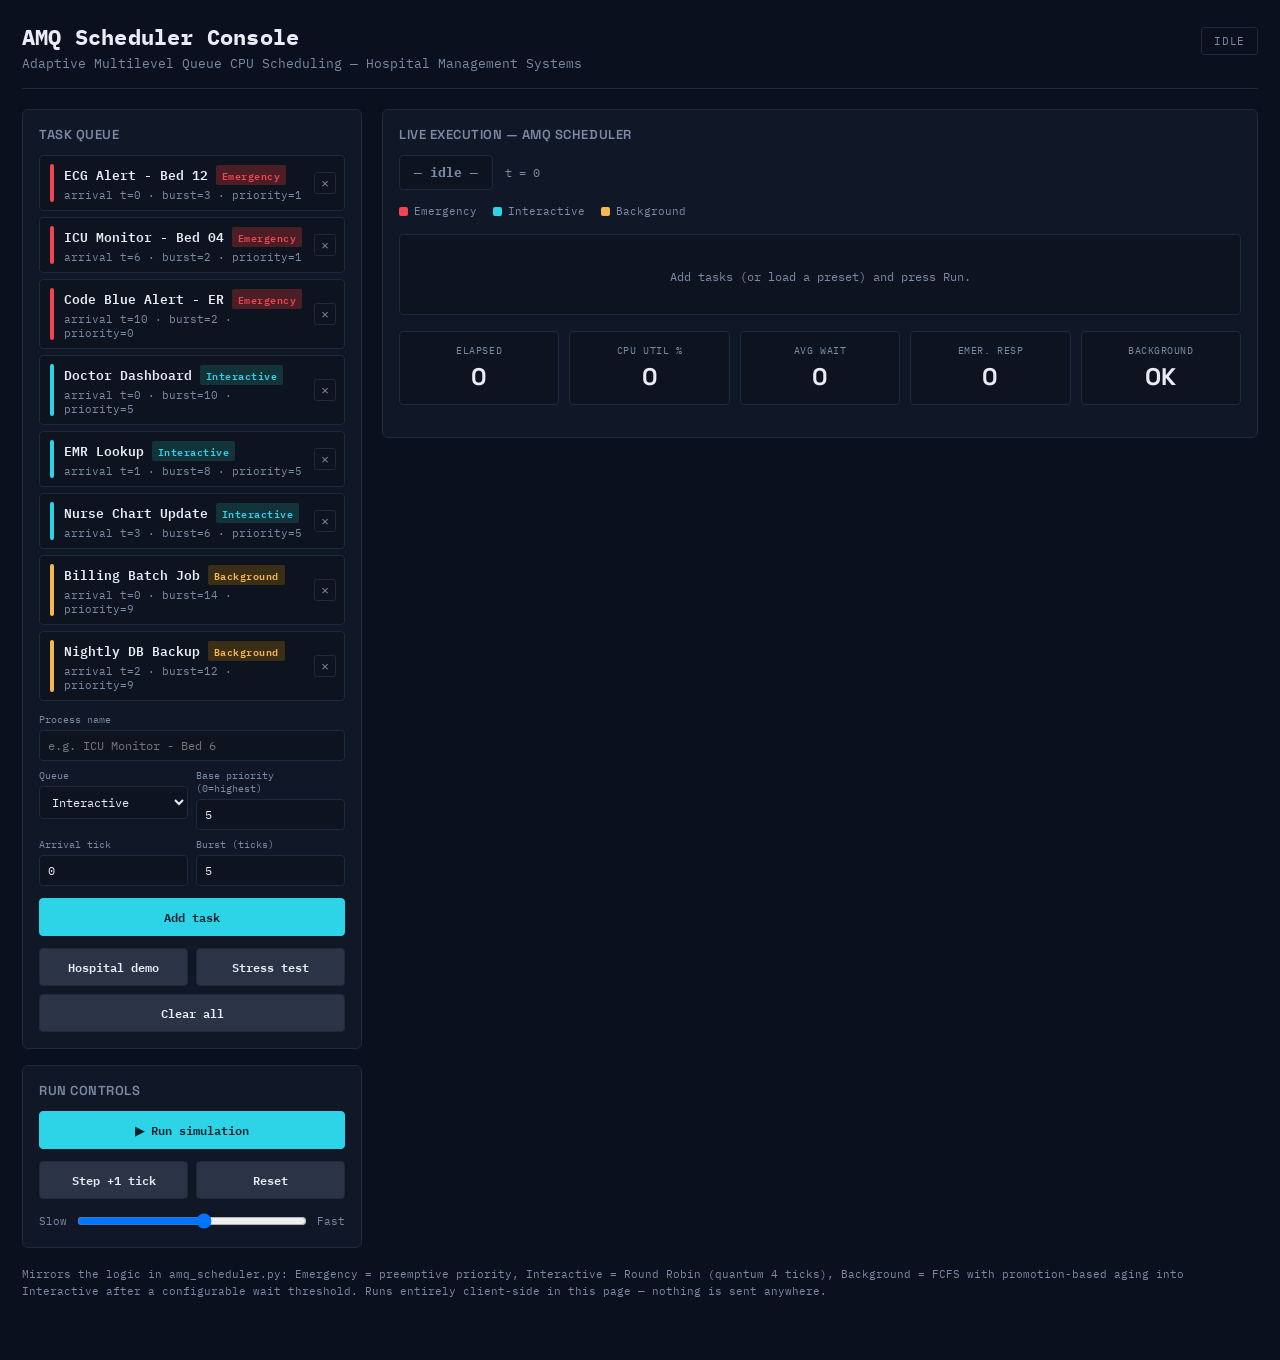
<file: frontend/amq_console.html>
<!DOCTYPE html>
<html lang="en">
<head>
<meta charset="UTF-8">
<title>AMQ Scheduler Console</title>
<link rel="preconnect" href="https://fonts.googleapis.com">
<link href="https://fonts.googleapis.com/css2?family=Space+Grotesk:wght@500;600;700&family=IBM+Plex+Mono:wght@400;500;600;700&display=swap" rel="stylesheet">
<style>
  :root{
    --bg:#0A101E;
    --panel:#101827;
    --panel-2:#0D1420;
    --line:#1E293B;
    --text:#E7ECF5;
    --muted:#7C8AA5;
    --emergency:#F04353;
    --emergency-dim:#4A1E24;
    --interactive:#2DD4E8;
    --interactive-dim:#12333A;
    --background:#F5B84E;
    --background-dim:#3A2E17;
    --ok:#33D69F;
    --idle:#2A3446;
  }
  *{ box-sizing:border-box; }
  html,body{
    margin:0; padding:0; background:var(--bg); color:var(--text);
    font-family:'IBM Plex Mono', monospace;
    -webkit-font-smoothing:antialiased;
  }
  h1,h2,h3,.headline{ font-family:'Space Grotesk', sans-serif; }

  .wrap{ max-width:1280px; margin:0 auto; padding:22px 22px 60px; }

  .topbar{
    display:flex; align-items:baseline; justify-content:space-between;
    border-bottom:1px solid var(--line); padding-bottom:16px; margin-bottom:20px;
    flex-wrap:wrap; gap:10px;
  }
  .topbar .title{ font-size:22px; font-weight:700; letter-spacing:.2px; }
  .topbar .subtitle{ color:var(--muted); font-size:13px; margin-top:4px; }
  .status-pill{
    font-size:11px; padding:6px 12px; border-radius:3px; border:1px solid var(--line);
    color:var(--muted); letter-spacing:.06em; height:fit-content;
  }
  .status-pill.running{ color:var(--ok); border-color:var(--ok); }
  .status-pill.done{ color:var(--interactive); border-color:var(--interactive); }

  .grid{ display:grid; grid-template-columns: 340px 1fr; gap:20px; align-items:start; }
  @media (max-width: 900px){ .grid{ grid-template-columns: 1fr; } }

  .panel{
    background:var(--panel); border:1px solid var(--line); border-radius:6px;
    padding:16px;
  }
  .panel + .panel{ margin-top:16px; }
  .panel h2{ font-size:13px; margin:0 0 12px; color:var(--muted); font-weight:600; letter-spacing:.04em; }

  /* --- task intake --- */
  .task-row{
    display:grid; grid-template-columns: 4px 1fr auto; gap:10px; align-items:center;
    padding:8px 8px 8px 10px; border:1px solid var(--line); border-radius:4px; margin-bottom:6px;
    background:var(--panel-2);
  }
  .task-row .bar{ width:4px; align-self:stretch; border-radius:2px; }
  .task-row .info .name{ font-size:12.5px; font-weight:600; }
  .task-row .info .meta{ font-size:11px; color:var(--muted); margin-top:2px; }
  .task-row button{
    background:none; border:1px solid var(--line); color:var(--muted);
    border-radius:3px; width:22px; height:22px; cursor:pointer; font-size:13px; line-height:1;
  }
  .task-row button:hover{ color:var(--emergency); border-color:var(--emergency); }

  .queue-tag{ font-size:9.5px; padding:1px 6px; border-radius:2px; letter-spacing:.05em; }
  .queue-tag.q0{ background:var(--emergency-dim); color:var(--emergency); }
  .queue-tag.q1{ background:var(--interactive-dim); color:var(--interactive); }
  .queue-tag.q2{ background:var(--background-dim); color:var(--background); }

  .add-form{ display:grid; grid-template-columns: 1fr 1fr; gap:8px; margin-top:12px; }
  .add-form label{ font-size:10px; color:var(--muted); display:block; margin-bottom:4px; }
  .add-form input, .add-form select{
    width:100%; background:var(--panel-2); border:1px solid var(--line); color:var(--text);
    border-radius:4px; padding:7px 8px; font-family:inherit; font-size:12px;
  }
  .add-form .full{ grid-column:1 / -1; }
  .btn{
    background:var(--idle); border:1px solid var(--line); color:var(--text);
    border-radius:4px; padding:8px 12px; font-family:inherit; font-size:12px; cursor:pointer;
    font-weight:600;
  }
  .btn:hover{ border-color:var(--interactive); color:var(--interactive); }
  .btn.primary{ background:var(--interactive); color:#04222A; border-color:var(--interactive); }
  .btn.primary:hover{ opacity:.9; color:#04222A; }
  .btn:disabled{ opacity:.4; cursor:not-allowed; }
  .btn-row{ display:flex; gap:8px; margin-top:12px; flex-wrap:wrap; }
  .btn-row.presets .btn{ flex:1; min-width:120px; }

  .speed-row{ display:flex; align-items:center; gap:8px; margin-top:12px; font-size:11px; color:var(--muted); }
  .speed-row input[type=range]{ flex:1; }

  /* --- console --- */
  .now-running{
    display:flex; align-items:center; gap:12px; margin-bottom:14px;
  }
  .now-running .badge{
    padding:8px 14px; border-radius:4px; font-weight:700; font-size:13px;
    border:1px solid var(--line); background:var(--panel-2); color:var(--muted);
  }
  .now-running .badge.q0{ background:var(--emergency-dim); color:var(--emergency); border-color:var(--emergency); animation:pulse 1s infinite; }
  .now-running .badge.q1{ background:var(--interactive-dim); color:var(--interactive); border-color:var(--interactive); }
  .now-running .badge.q2{ background:var(--background-dim); color:var(--background); border-color:var(--background); }
  @keyframes pulse{ 0%,100%{ box-shadow:0 0 0 0 rgba(240,67,83,.4);} 50%{ box-shadow:0 0 0 6px rgba(240,67,83,0);} }
  .now-running .tick{ color:var(--muted); font-size:12px; }

  .gantt-wrap{
    background:var(--panel-2); border:1px solid var(--line); border-radius:4px;
    overflow-x:auto; padding:14px 14px 10px;
  }
  .gantt-row{ display:flex; align-items:center; height:26px; margin-bottom:4px; white-space:nowrap; }
  .gantt-row .pid-label{
    width:46px; flex:0 0 46px; font-size:10.5px; color:var(--muted); text-align:right; padding-right:8px;
  }
  .gantt-track{ position:relative; height:20px; }
  .gantt-block{
    position:absolute; top:0; height:20px; border-radius:2px; font-size:9.5px;
    display:flex; align-items:center; justify-content:center; color:#04121A; font-weight:700;
    overflow:hidden;
  }
  .gantt-block.q0{ background:var(--emergency); }
  .gantt-block.q1{ background:var(--interactive); }
  .gantt-block.q2{ background:var(--background); }
  .gantt-axis{ display:flex; font-size:9.5px; color:var(--muted); margin-top:2px; margin-left:46px; }

  .legend{ display:flex; gap:16px; margin:10px 0 16px; font-size:11px; color:var(--muted); }
  .legend span{ display:inline-flex; align-items:center; gap:6px; }
  .legend i{ width:9px; height:9px; border-radius:2px; display:inline-block; }
  .legend i.q0{ background:var(--emergency); }
  .legend i.q1{ background:var(--interactive); }
  .legend i.q2{ background:var(--background); }

  .tiles{ display:grid; grid-template-columns: repeat(5, 1fr); gap:10px; margin:16px 0; }
  @media (max-width: 760px){ .tiles{ grid-template-columns: repeat(2, 1fr); } }
  .tile{
    background:var(--panel-2); border:1px solid var(--line); border-radius:4px;
    padding:12px; text-align:center;
  }
  .tile .label{ font-size:9.5px; color:var(--muted); letter-spacing:.06em; }
  .tile .value{ font-size:24px; font-weight:700; font-family:'Space Grotesk',sans-serif; margin-top:4px; }
  .tile.alert{ border-color:var(--emergency); }
  .tile.alert .value{ color:var(--emergency); }
  .tile.good .value{ color:var(--ok); }

  table.results{ width:100%; border-collapse:collapse; font-size:11.5px; margin-top:6px; }
  table.results th{ text-align:left; color:var(--muted); font-weight:600; padding:6px 8px; border-bottom:1px solid var(--line); font-size:10.5px; }
  table.results td{ padding:6px 8px; border-bottom:1px solid var(--line); }

  .compare-bars{ display:grid; gap:14px; margin-top:6px; }
  .compare-metric .label{ font-size:11px; color:var(--muted); margin-bottom:6px; }
  .bar-line{ display:flex; align-items:center; gap:8px; margin-bottom:4px; }
  .bar-line .name{ width:70px; font-size:10.5px; color:var(--muted); flex:0 0 70px; }
  .bar-line .track{ flex:1; background:var(--panel-2); border-radius:3px; height:16px; position:relative; overflow:hidden; }
  .bar-line .fill{ height:100%; border-radius:3px; }
  .bar-line .fill.fcfs{ background:#8B98AC; }
  .bar-line .fill.amq{ background:var(--ok); }
  .bar-line .num{ width:52px; text-align:right; font-size:11px; flex:0 0 52px; }

  .empty-note{ color:var(--muted); font-size:12px; padding:20px; text-align:center; }
  .footnote{ color:var(--muted); font-size:10.5px; margin-top:18px; line-height:1.6; }
</style>
</head>
<body>
<div class="wrap">

  <div class="topbar">
    <div>
      <div class="title">AMQ Scheduler Console</div>
      <div class="subtitle">Adaptive Multilevel Queue CPU Scheduling — Hospital Management Systems</div>
    </div>
    <div class="status-pill" id="statusPill">IDLE</div>
  </div>

  <div class="grid">
    <!-- LEFT: intake -->
    <div>
      <div class="panel">
        <h2>TASK QUEUE</h2>
        <div id="taskList"></div>
        <div class="add-form">
          <div class="full">
            <label>Process name</label>
            <input id="fName" type="text" placeholder="e.g. ICU Monitor - Bed 6" />
          </div>
          <div>
            <label>Queue</label>
            <select id="fQueue">
              <option value="0">Emergency</option>
              <option value="1" selected>Interactive</option>
              <option value="2">Background</option>
            </select>
          </div>
          <div>
            <label>Base priority (0=highest)</label>
            <input id="fPriority" type="number" value="5" min="0" max="10" />
          </div>
          <div>
            <label>Arrival tick</label>
            <input id="fArrival" type="number" value="0" min="0" />
          </div>
          <div>
            <label>Burst (ticks)</label>
            <input id="fBurst" type="number" value="5" min="1" />
          </div>
        </div>
        <div class="btn-row">
          <button class="btn primary" id="btnAdd" style="flex:1">Add task</button>
        </div>
        <div class="btn-row presets">
          <button class="btn" id="btnPresetHospital">Hospital demo</button>
          <button class="btn" id="btnPresetStress">Stress test</button>
          <button class="btn" id="btnClear">Clear all</button>
        </div>
      </div>

      <div class="panel">
        <h2>RUN CONTROLS</h2>
        <div class="btn-row">
          <button class="btn primary" id="btnRun" style="flex:1">▶ Run simulation</button>
        </div>
        <div class="btn-row">
          <button class="btn" id="btnStep" style="flex:1">Step +1 tick</button>
          <button class="btn" id="btnReset" style="flex:1">Reset</button>
        </div>
        <div class="speed-row">
          <span>Slow</span>
          <input type="range" id="speedRange" min="1" max="10" value="6">
          <span>Fast</span>
        </div>
      </div>
    </div>

    <!-- RIGHT: console -->
    <div>
      <div class="panel">
        <h2>LIVE EXECUTION — AMQ SCHEDULER</h2>
        <div class="now-running">
          <div class="badge q1" id="nowBadge">— idle —</div>
          <div class="tick" id="tickLabel">t = 0</div>
        </div>
        <div class="legend">
          <span><i class="q0"></i>Emergency</span>
          <span><i class="q1"></i>Interactive</span>
          <span><i class="q2"></i>Background</span>
        </div>
        <div class="gantt-wrap" id="ganttWrap">
          <div class="empty-note">Add tasks (or load a preset) and press Run.</div>
        </div>

        <div class="tiles">
          <div class="tile"><div class="label">ELAPSED</div><div class="value" id="tElapsed">0</div></div>
          <div class="tile"><div class="label">CPU UTIL %</div><div class="value" id="tUtil">0</div></div>
          <div class="tile"><div class="label">AVG WAIT</div><div class="value" id="tWait">0</div></div>
          <div class="tile"><div class="label">EMER. RESP</div><div class="value" id="tEmerg">0</div></div>
          <div class="tile" id="tileBg"><div class="label">BACKGROUND</div><div class="value" id="tBg">OK</div></div>
        </div>
      </div>

      <div class="panel" id="resultsPanel" style="display:none;">
        <h2>COMPLETED PROCESSES (AMQ)</h2>
        <table class="results" id="resultsTable"></table>
      </div>

      <div class="panel" id="comparePanel" style="display:none;">
        <h2>AMQ vs. PLAIN FCFS BASELINE</h2>
        <div class="compare-bars" id="compareBars"></div>
      </div>
    </div>
  </div>

  <div class="footnote">
    Mirrors the logic in amq_scheduler.py: Emergency = preemptive priority, Interactive = Round Robin
    (quantum 4 ticks), Background = FCFS with promotion-based aging into Interactive after a configurable wait threshold.
    Runs entirely client-side in this page — nothing is sent anywhere.
  </div>
</div>

<script>
/* ============================================================
   Core scheduler engine — mirrors amq_scheduler.py
   ============================================================ */
const EMERGENCY=0, INTERACTIVE=1, BACKGROUND=2;
const QUEUE_NAME = {0:'Emergency',1:'Interactive',2:'Background'};
const AGING_SLOPE_BG = 0.2;         // matches Python default
const AGING_PROMOTION_BASE = 8;     // matches Python default -> 40-tick threshold
const RR_QUANTUM = 4;

let nextPid = 1;
function makeProcess(name, queue, arrival, burst, basePriority){
  return {
    pid: 'P' + (nextPid++), name, queue, arrival, burst,
    basePriority, remaining: burst, waitingSince: arrival,
    firstRun: null, completion: null, quantumLeft: RR_QUANTUM, promotions: 0,
  };
}

function cloneTasks(tasks){
  nextPid = 1;
  return tasks.map(t => makeProcess(t.name, t.queue, t.arrival, t.burst, t.basePriority));
}

function newEngine(tasks){
  return {
    all: [...tasks].sort((a,b)=>a.arrival-b.arrival),
    queues: {0:[],1:[],2:[]},
    time: 0,
    gantt: [],
    idle: 0,
    done: false,
  };
}

function flat(e){ return [...e.queues[0], ...e.queues[1], ...e.queues[2]]; }

function admitArrivals(e){
  for(const p of e.all){
    if(p.arrival===e.time && p.completion===null && !flat(e).includes(p) && !isRunning(e,p)){
      e.queues[p.queue].push(p);
    }
  }
}
let runningRef = null;
function isRunning(e,p){ return runningRef===p; }

function applyAging(e){
  if(AGING_SLOPE_BG<=0) return;
  const threshold = AGING_PROMOTION_BASE / AGING_SLOPE_BG;
  for(const p of [...e.queues[BACKGROUND]]){
    if((e.time - p.waitingSince) >= threshold){
      e.queues[BACKGROUND] = e.queues[BACKGROUND].filter(x=>x!==p);
      p.waitingSince = e.time;
      p.quantumLeft = RR_QUANTUM;
      p.promotions++;
      e.queues[INTERACTIVE].push(p);
    }
  }
}

function pickEmergency(e){
  if(e.queues[0].length===0) return null;
  e.queues[0].sort((a,b)=> a.basePriority - b.basePriority || a.arrival-b.arrival);
  return e.queues[0][0];
}

let current=null, currentQ=null;

function tickOnce(e){
  if(e.done) return null;
  admitArrivals(e);
  applyAging(e);

  const emg = pickEmergency(e);
  let chosen=null, chosenQ=null;

  if(emg){
    chosen=emg; chosenQ=EMERGENCY;
    if(current && current!==chosen && !e.queues[currentQ].includes(current)){
      e.queues[currentQ].unshift(current);
    }
  } else if(e.queues[INTERACTIVE].length>0){
    chosen=e.queues[INTERACTIVE][0]; chosenQ=INTERACTIVE;
  } else if(e.queues[BACKGROUND].length>0){
    chosen=e.queues[BACKGROUND][0]; chosenQ=BACKGROUND;
  }

  if(!chosen){
    e.idle++; e.time++;
    if(e.all.every(p=>p.completion!==null)){ e.done=true; }
    return {idle:true, time:e.time};
  }

  e.queues[chosenQ] = e.queues[chosenQ].filter(x=>x!==chosen);
  runningRef = chosen;
  if(chosen.firstRun===null) chosen.firstRun = e.time;

  const startT = e.time;
  e.gantt.push([startT, startT+1, chosen.pid, chosenQ, chosen.name]);
  chosen.remaining--;
  e.time++;
  admitArrivals(e);

  let finished=false;
  if(chosen.remaining<=0){
    chosen.completion = e.time;
    finished=true;
    current=null; currentQ=null; runningRef=null;
  } else if(chosenQ===EMERGENCY){
    chosen.waitingSince = e.time;
    e.queues[EMERGENCY].push(chosen);
    current=chosen; currentQ=EMERGENCY; runningRef=chosen;
  } else if(chosenQ===INTERACTIVE){
    chosen.quantumLeft--;
    if(chosen.quantumLeft<=0 || pickEmergency(e)){
      chosen.quantumLeft = RR_QUANTUM;
      chosen.waitingSince = e.time;
      e.queues[INTERACTIVE].push(chosen);
      current=null; currentQ=null; runningRef=null;
    } else {
      e.queues[INTERACTIVE].unshift(chosen);
      current=chosen; currentQ=INTERACTIVE; runningRef=chosen;
    }
  } else { // BACKGROUND
    e.queues[BACKGROUND].unshift(chosen);
    current=chosen; currentQ=BACKGROUND; runningRef=chosen;
  }

  if(e.all.every(p=>p.completion!==null)) e.done=true;

  return {idle:false, time:e.time, pid:chosen.pid, name:chosen.name, queue:chosenQ, finished};
}

function report(e){
  const rows=[];
  for(const p of [...e.all].sort((a,b)=> a.pid.localeCompare(b.pid, undefined, {numeric:true}))){
    const executed = p.burst - p.remaining;
    let turnaround=null, waiting, response, starved;
    if(p.completion!==null){
      turnaround = p.completion - p.arrival;
      waiting = turnaround - p.burst;
      response = p.firstRun!==null ? p.firstRun - p.arrival : null;
      starved=false;
    } else {
      waiting = (e.time - p.arrival) - executed;
      response = p.firstRun!==null ? p.firstRun - p.arrival : null;
      starved=true;
    }
    rows.push({pid:p.pid, name:p.name, queue:QUEUE_NAME[p.queue], arrival:p.arrival, burst:p.burst,
               completion:p.completion, turnaround, waiting, response, promotions:p.promotions, starved});
  }
  const util = e.time>0 ? 100*(e.time - e.idle)/e.time : 0;
  return {rows, util};
}

/* Plain FCFS baseline (single queue, arrival order, no preemption) — instant compute */
function runFcfsBaseline(tasks){
  const procs = cloneTasks(tasks).sort((a,b)=>a.arrival-b.arrival);
  let t=0;
  const rows=[];
  for(const p of procs){
    const start = Math.max(t, p.arrival);
    const end = start + p.burst;
    p.firstRun = start; p.completion = end;
    t = end;
    rows.push({pid:p.pid, name:p.name, queue:QUEUE_NAME[p.queue], arrival:p.arrival, burst:p.burst,
               completion:end, turnaround:end-p.arrival, waiting:(end-p.arrival)-p.burst,
               response:start-p.arrival});
  }
  return {rows, totalTime:t};
}

/* ============================================================
   UI wiring
   ============================================================ */
const QCOLOR = {0:'q0',1:'q1',2:'q2'};
let userTasks = [];   // {name, queue, arrival, burst, basePriority}
let engine = null;
let playTimer = null;
let originalTasksForCompare = null;

function renderTaskList(){
  const el = document.getElementById('taskList');
  if(userTasks.length===0){
    el.innerHTML = '<div class="empty-note" style="padding:10px 0;">No tasks yet.</div>';
    return;
  }
  el.innerHTML = userTasks.map((t,i)=>`
    <div class="task-row">
      <div class="bar" style="background:var(--${t.queue===0?'emergency':t.queue===1?'interactive':'background'})"></div>
      <div class="info">
        <div class="name">${t.name} <span class="queue-tag ${QCOLOR[t.queue]}">${QUEUE_NAME[t.queue]}</span></div>
        <div class="meta">arrival t=${t.arrival} · burst=${t.burst} · priority=${t.basePriority}</div>
      </div>
      <button data-i="${i}" class="rm">×</button>
    </div>`).join('');
  el.querySelectorAll('.rm').forEach(b=>b.addEventListener('click', ()=>{
    userTasks.splice(+b.dataset.i,1); renderTaskList();
  }));
}

document.getElementById('btnAdd').addEventListener('click', ()=>{
  const name = document.getElementById('fName').value.trim() || 'Untitled task';
  const queue = +document.getElementById('fQueue').value;
  const priority = +document.getElementById('fPriority').value;
  const arrival = +document.getElementById('fArrival').value;
  const burst = +document.getElementById('fBurst').value;
  userTasks.push({name, queue, arrival, burst, basePriority:priority});
  document.getElementById('fName').value='';
  renderTaskList();
});

document.getElementById('btnClear').addEventListener('click', ()=>{ userTasks=[]; renderTaskList(); resetRun(); });

document.getElementById('btnPresetHospital').addEventListener('click', ()=>{
  userTasks = [
    {name:'ECG Alert - Bed 12', queue:0, arrival:0, burst:3, basePriority:1},
    {name:'ICU Monitor - Bed 04', queue:0, arrival:6, burst:2, basePriority:1},
    {name:'Code Blue Alert - ER', queue:0, arrival:10, burst:2, basePriority:0},
    {name:'Doctor Dashboard', queue:1, arrival:0, burst:10, basePriority:5},
    {name:'EMR Lookup', queue:1, arrival:1, burst:8, basePriority:5},
    {name:'Nurse Chart Update', queue:1, arrival:3, burst:6, basePriority:5},
    {name:'Billing Batch Job', queue:2, arrival:0, burst:14, basePriority:9},
    {name:'Nightly DB Backup', queue:2, arrival:2, burst:12, basePriority:9},
  ];
  renderTaskList(); resetRun();
});

document.getElementById('btnPresetStress').addEventListener('click', ()=>{
  const t=[];
  t.push({name:'Background Job #1', queue:2, arrival:0, burst:18, basePriority:9});
  t.push({name:'Background Job #2', queue:2, arrival:0, burst:16, basePriority:9});
  let at=8;
  while(at<90){ t.push({name:'Emergency Alert', queue:0, arrival:at, burst:2, basePriority:1}); at+=30; }
  at=0;
  while(at<90){ t.push({name:'Interactive Task', queue:1, arrival:at, burst:3, basePriority:5}); at+=4; }
  userTasks = t;
  renderTaskList(); resetRun();
});

function resetRun(){
  clearInterval(playTimer); playTimer=null;
  engine=null; current=null; currentQ=null; runningRef=null;
  document.getElementById('statusPill').textContent='IDLE';
  document.getElementById('statusPill').className='status-pill';
  document.getElementById('ganttWrap').innerHTML = '<div class="empty-note">Add tasks (or load a preset) and press Run.</div>';
  document.getElementById('nowBadge').textContent='— idle —';
  document.getElementById('nowBadge').className='badge';
  document.getElementById('tickLabel').textContent='t = 0';
  document.getElementById('resultsPanel').style.display='none';
  document.getElementById('comparePanel').style.display='none';
  ['tElapsed','tUtil','tWait','tEmerg'].forEach(id=>document.getElementById(id).textContent='0');
  document.getElementById('tBg').textContent='OK';
  document.getElementById('tileBg').className='tile';
}

document.getElementById('btnReset').addEventListener('click', resetRun);

function startEngine(){
  if(userTasks.length===0){ alert('Add at least one task or load a preset first.'); return null; }
  originalTasksForCompare = JSON.parse(JSON.stringify(userTasks));
  const procs = cloneTasks(userTasks);
  const e = newEngine(procs);
  document.getElementById('ganttWrap').innerHTML = buildGanttSkeleton(procs);
  document.getElementById('resultsPanel').style.display='none';
  document.getElementById('comparePanel').style.display='none';
  return e;
}

function buildGanttSkeleton(procs){
  const rows = procs.map(p=>`
    <div class="gantt-row" data-pid="${p.pid}">
      <div class="pid-label">${p.pid}</div>
      <div class="gantt-track" id="track-${p.pid}"></div>
    </div>`).join('');
  return rows + '<div class="gantt-axis" id="ganttAxis"></div>';
}

const PX_PER_TICK = 14;

function paintTick(e, info){
  document.getElementById('tickLabel').textContent = 't = ' + e.time;
  const badge = document.getElementById('nowBadge');
  if(info && !info.idle){
    badge.textContent = info.name + ' (' + QUEUE_NAME[info.queue] + ')';
    badge.className = 'badge ' + QCOLOR[info.queue];
    const track = document.getElementById('track-'+info.pid);
    if(track){
      const block = document.createElement('div');
      block.className = 'gantt-block ' + QCOLOR[info.queue];
      block.style.left = (e.time-1)*PX_PER_TICK + 'px';
      block.style.width = (PX_PER_TICK-1) + 'px';
      track.appendChild(block);
      track.style.width = e.time*PX_PER_TICK + 'px';
    }
  } else {
    badge.textContent = '— idle —';
    badge.className = 'badge';
  }
  const axis = document.getElementById('ganttAxis');
  if(axis && e.time % 5 === 0){
    axis.style.width = e.time*PX_PER_TICK + 'px';
    axis.textContent = 'now → t=' + e.time;
  }
  document.getElementById('ganttWrap').scrollLeft = e.time*PX_PER_TICK;

  // live tiles
  const {rows, util} = report(e);
  const finishedRows = rows.filter(r=>r.completion!==null);
  const avgWait = finishedRows.length ? (finishedRows.reduce((s,r)=>s+r.waiting,0)/finishedRows.length) : 0;
  const emgRows = finishedRows.filter(r=>r.queue==='Emergency');
  const avgEmg = emgRows.length ? (emgRows.reduce((s,r)=>s+r.response,0)/emgRows.length) : 0;
  const bgRows = rows.filter(r=>r.queue==='Background');
  const bgPromotions = bgRows.reduce((s,r)=>s+r.promotions,0);
  const bgStillWaiting = bgRows.some(r=>r.completion===null);

  document.getElementById('tElapsed').textContent = e.time;
  document.getElementById('tUtil').textContent = util.toFixed(0);
  document.getElementById('tWait').textContent = avgWait.toFixed(1);
  document.getElementById('tEmerg').textContent = avgEmg.toFixed(1);
  const tileBg = document.getElementById('tileBg');
  const tBg = document.getElementById('tBg');
  if(bgStillWaiting && bgPromotions===0){ tBg.textContent='WAITING'; tileBg.className='tile'; }
  else if(bgPromotions>0){ tBg.textContent='AGED ×'+bgPromotions; tileBg.className='tile good'; }
  else { tBg.textContent='OK'; tileBg.className='tile good'; }
}

function finalizeRun(e){
  const {rows} = report(e);
  document.getElementById('resultsPanel').style.display='block';
  const tbl = document.getElementById('resultsTable');
  tbl.innerHTML = `<tr><th>PID</th><th>Name</th><th>Queue</th><th>Arr</th><th>Burst</th>
    <th>Compl.</th><th>Wait</th><th>Resp.</th><th>Promotions</th></tr>` +
    rows.map(r=>`<tr>
      <td>${r.pid}</td><td>${r.name}</td><td>${r.queue}</td><td>${r.arrival}</td><td>${r.burst}</td>
      <td>${r.completion!==null?r.completion:'—'}</td><td>${r.waiting}</td>
      <td>${r.response!==null?r.response:'—'}</td><td>${r.promotions}</td>
    </tr>`).join('');

  // baseline comparison
  const fcfs = runFcfsBaseline(originalTasksForCompare);
  const amqEmg = rows.filter(r=>r.queue==='Emergency' && r.response!==null);
  const fcfsEmg = fcfs.rows.filter(r=>r.queue==='Emergency');
  const amqEmgAvg = amqEmg.length ? amqEmg.reduce((s,r)=>s+r.response,0)/amqEmg.length : 0;
  const fcfsEmgAvg = fcfsEmg.length ? fcfsEmg.reduce((s,r)=>s+r.response,0)/fcfsEmg.length : 0;
  const amqWaitAvg = rows.length ? rows.reduce((s,r)=>s+r.waiting,0)/rows.length : 0;
  const fcfsWaitAvg = fcfs.rows.length ? fcfs.rows.reduce((s,r)=>s+r.waiting,0)/fcfs.rows.length : 0;
  const amqTatAvg = rows.filter(r=>r.turnaround!==null).length
      ? rows.filter(r=>r.turnaround!==null).reduce((s,r)=>s+r.turnaround,0)/rows.filter(r=>r.turnaround!==null).length : 0;
  const fcfsTatAvg = fcfs.rows.length ? fcfs.rows.reduce((s,r)=>s+r.turnaround,0)/fcfs.rows.length : 0;

  const metrics = [
    {label:'Emergency response time (ticks)', fcfs:fcfsEmgAvg, amq:amqEmgAvg},
    {label:'Average waiting time (ticks)', fcfs:fcfsWaitAvg, amq:amqWaitAvg},
    {label:'Average turnaround time (ticks)', fcfs:fcfsTatAvg, amq:amqTatAvg},
  ];
  const maxVal = Math.max(...metrics.map(m=>Math.max(m.fcfs,m.amq)), 1);
  document.getElementById('comparePanel').style.display='block';
  document.getElementById('compareBars').innerHTML = metrics.map(m=>`
    <div class="compare-metric">
      <div class="label">${m.label}</div>
      <div class="bar-line"><div class="name">FCFS</div>
        <div class="track"><div class="fill fcfs" style="width:${(m.fcfs/maxVal*100).toFixed(1)}%"></div></div>
        <div class="num">${m.fcfs.toFixed(1)}</div></div>
      <div class="bar-line"><div class="name">AMQ</div>
        <div class="track"><div class="fill amq" style="width:${(m.amq/maxVal*100).toFixed(1)}%"></div></div>
        <div class="num">${m.amq.toFixed(1)}</div></div>
    </div>`).join('');

  document.getElementById('statusPill').textContent='DONE';
  document.getElementById('statusPill').className='status-pill done';
  document.getElementById('nowBadge').textContent='— simulation complete —';
  document.getElementById('nowBadge').className='badge';
}

function stepSimulation(){
  if(!engine){ engine = startEngine(); if(!engine) return; document.getElementById('statusPill').textContent='RUNNING'; document.getElementById('statusPill').className='status-pill running'; }
  if(engine.done){ finalizeRun(engine); clearInterval(playTimer); playTimer=null; return; }
  const info = tickOnce(engine);
  paintTick(engine, info);
  if(engine.done || engine.time>500){ finalizeRun(engine); clearInterval(playTimer); playTimer=null; }
}

document.getElementById('btnStep').addEventListener('click', stepSimulation);

document.getElementById('btnRun').addEventListener('click', ()=>{
  if(playTimer){ clearInterval(playTimer); playTimer=null; document.getElementById('btnRun').textContent='▶ Run simulation'; return; }
  if(!engine){ engine = startEngine(); if(!engine) return; }
  document.getElementById('statusPill').textContent='RUNNING';
  document.getElementById('statusPill').className='status-pill running';
  document.getElementById('btnRun').textContent='⏸ Pause';
  const speed = +document.getElementById('speedRange').value;
  const delay = Math.max(15, 260 - speed*24);
  playTimer = setInterval(()=>{
    stepSimulation();
    if(!engine || engine.done){ clearInterval(playTimer); playTimer=null; document.getElementById('btnRun').textContent='▶ Run simulation'; }
  }, delay);
});

// initial preset
document.getElementById('btnPresetHospital').click();
</script>
</body>
</html>
</file>
